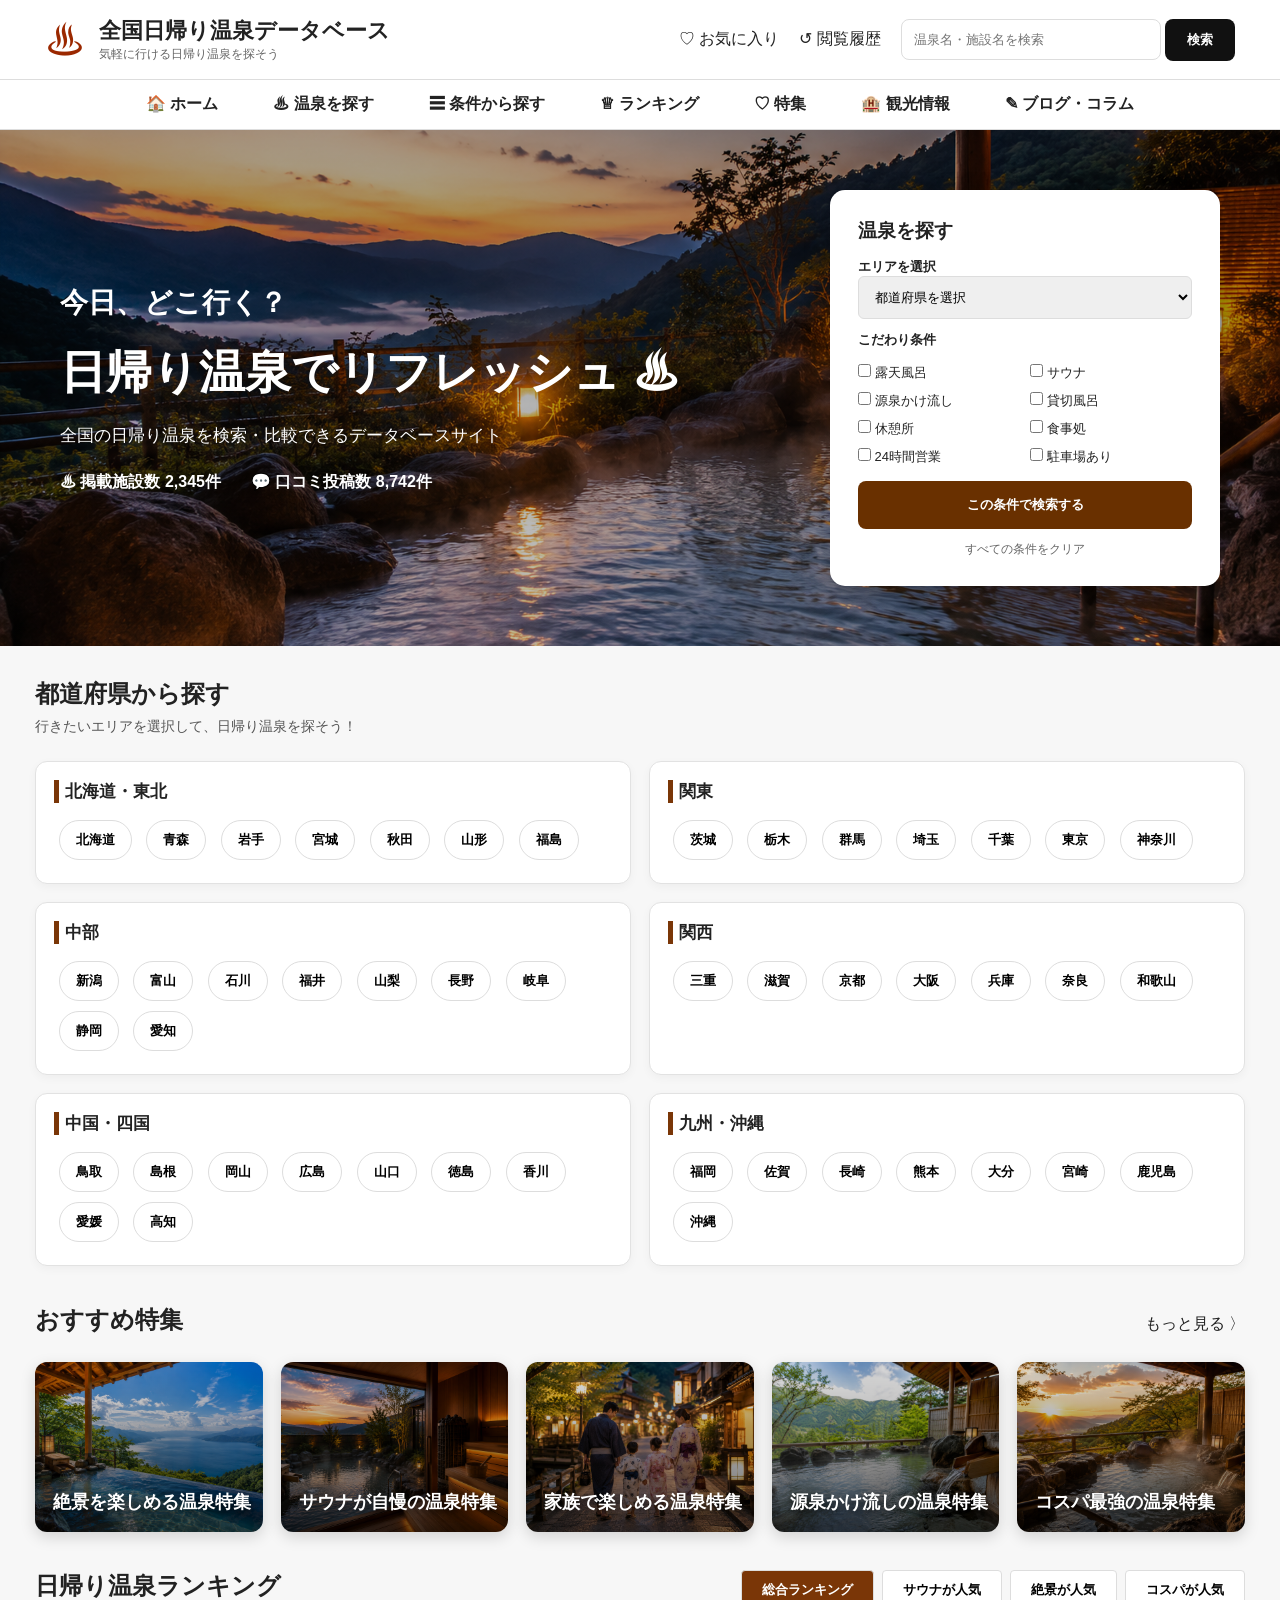
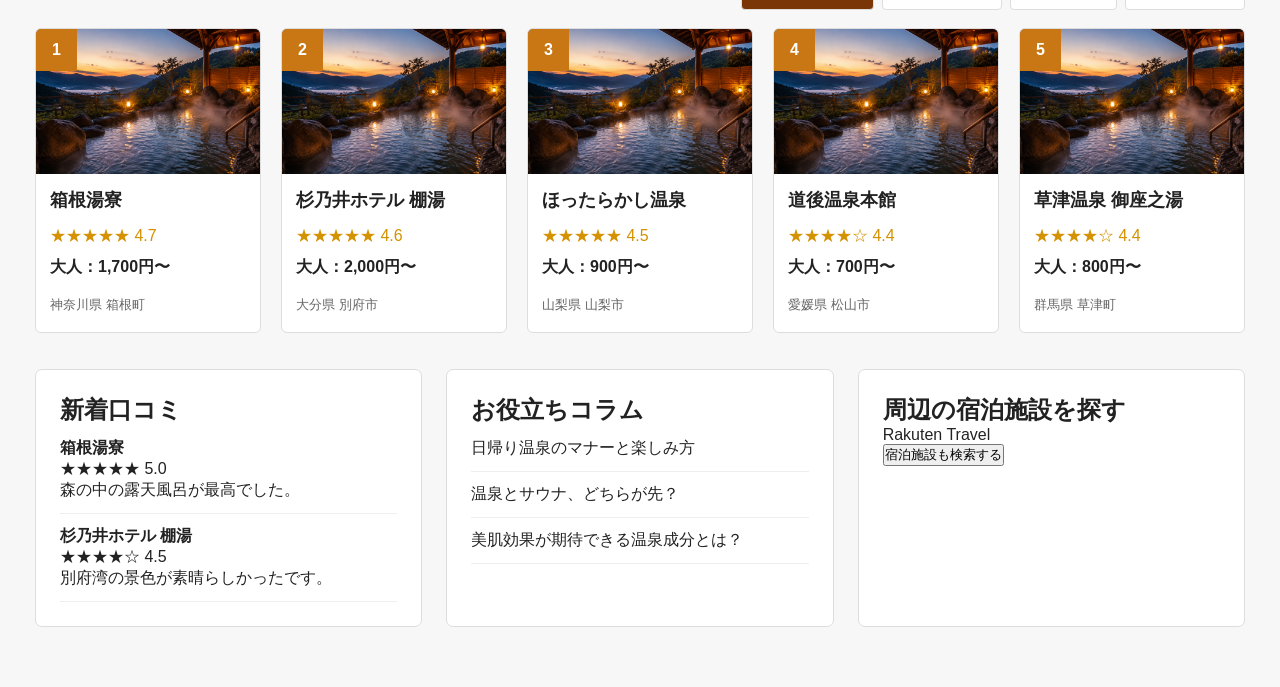
<file: index.html>
<!DOCTYPE html>
<html lang="ja">
<head>
  <meta charset="UTF-8">
  <meta name="viewport" content="width=device-width, initial-scale=1.0">
  <title>全国日帰り温泉データベース</title>
  <link rel="stylesheet" href="style.css">
</head>

<body>

<header class="top-header">
  <div class="logo">
    <span class="logo-mark">♨</span>
    <div>
      <h1>全国日帰り温泉データベース</h1>
      <p>気軽に行ける日帰り温泉を探そう</p>
    </div>
  </div>

  <div class="header-actions">
    <a href="#">♡ お気に入り</a>
    <a href="#">↺ 閲覧履歴</a>

    <div class="search-box">
      <input type="text" placeholder="温泉名・施設名を検索">
      <button>検索</button>
    </div>
  </div>
</header>

<nav class="main-nav">
  <a href="index.html">🏠 ホーム</a>
  <a href="#">♨ 温泉を探す</a>
  <a href="#">☰ 条件から探す</a>
  <a href="#">♕ ランキング</a>
  <a href="#">♡ 特集</a>
  <a href="#">🏨 観光情報</a>
  <a href="#">✎ ブログ・コラム</a>
</nav>

<section class="hero">
  <div class="hero-text">
    <p>今日、どこ行く？</p>
    <h2>日帰り温泉でリフレッシュ ♨</h2>
    <span>全国の日帰り温泉を検索・比較できるデータベースサイト</span>

    <div class="hero-stats">
      <b>♨ 掲載施設数 2,345件</b>
      <b>💬 口コミ投稿数 8,742件</b>
    </div>
  </div>

  <div class="hero-search">
    <h3>温泉を探す</h3>

    <label>エリアを選択</label>
    <select>
      <option>都道府県を選択</option>
      <option>北海道</option>
      <option>青森</option>
      <option>岩手</option>
      <option>宮城</option>
      <option>秋田</option>
      <option>山形</option>
      <option>福島</option>
      <option>茨城</option>
      <option>栃木</option>
      <option>群馬</option>
      <option>埼玉</option>
      <option>千葉</option>
      <option>東京</option>
      <option>神奈川</option>
      <option>新潟</option>
      <option>富山</option>
      <option>石川</option>
      <option>福井</option>
      <option>山梨</option>
      <option>長野</option>
      <option>岐阜</option>
      <option>静岡</option>
      <option>愛知</option>
      <option>三重</option>
      <option>滋賀</option>
      <option>京都</option>
      <option>大阪</option>
      <option>兵庫</option>
      <option>奈良</option>
      <option>和歌山</option>
      <option>鳥取</option>
      <option>島根</option>
      <option>岡山</option>
      <option>広島</option>
      <option>山口</option>
      <option>徳島</option>
      <option>香川</option>
      <option>愛媛</option>
      <option>高知</option>
      <option>福岡</option>
      <option>佐賀</option>
      <option>長崎</option>
      <option>熊本</option>
      <option>大分</option>
      <option>宮崎</option>
      <option>鹿児島</option>
      <option>沖縄</option>
    </select>

    <label>こだわり条件</label>
    <div class="check-list">
      <label><input type="checkbox"> 露天風呂</label>
      <label><input type="checkbox"> サウナ</label>
      <label><input type="checkbox"> 源泉かけ流し</label>
      <label><input type="checkbox"> 貸切風呂</label>
      <label><input type="checkbox"> 休憩所</label>
      <label><input type="checkbox"> 食事処</label>
      <label><input type="checkbox"> 24時間営業</label>
      <label><input type="checkbox"> 駐車場あり</label>
    </div>

    <button class="brown-btn">この条件で検索する</button>
    <a class="clear-link" href="#">すべての条件をクリア</a>
  </div>
</section>

<main>

<section class="pref-section">
  <div class="section-title">
    <h2>都道府県から探す</h2>
    <p>行きたいエリアを選択して、日帰り温泉を探そう！</p>
  </div>

  <div class="pref-wrap no-map">
    <div class="pref-list">

      <div>
        <h4>北海道・東北</h4>
        <button>北海道</button>
        <button>青森</button>
        <button>岩手</button>
        <button>宮城</button>
        <button>秋田</button>
        <button>山形</button>
        <button>福島</button>
      </div>

      <div>
        <h4>関東</h4>
        <button>茨城</button>
        <button>栃木</button>
        <button>群馬</button>
        <button>埼玉</button>
        <button>千葉</button>
        <button>東京</button>
        <button>神奈川</button>
      </div>

      <div>
        <h4>中部</h4>
        <button>新潟</button>
        <button>富山</button>
        <button>石川</button>
        <button>福井</button>
        <button>山梨</button>
        <button>長野</button>
        <button>岐阜</button>
        <button>静岡</button>
        <button>愛知</button>
      </div>

      <div>
        <h4>関西</h4>
        <button>三重</button>
        <button>滋賀</button>
        <button>京都</button>
        <button>大阪</button>
        <button>兵庫</button>
        <button>奈良</button>
        <button>和歌山</button>
      </div>

      <div>
        <h4>中国・四国</h4>
        <button>鳥取</button>
        <button>島根</button>
        <button>岡山</button>
        <button>広島</button>
        <button>山口</button>
        <button>徳島</button>
        <button>香川</button>
        <button>愛媛</button>
        <button>高知</button>
      </div>

      <div>
        <h4>九州・沖縄</h4>
        <button>福岡</button>
        <button>佐賀</button>
        <button>長崎</button>
        <button>熊本</button>
        <button>大分</button>
        <button>宮崎</button>
        <button>鹿児島</button>
        <button>沖縄</button>
      </div>

    </div>
  </div>
</section>

<section class="feature-section">
  <div class="section-head">
    <h2>おすすめ特集</h2>
    <a href="#">もっと見る 〉</a>
  </div>

  <div class="feature-grid">
    <div class="feature-card">
      <span>絶景を楽しめる温泉特集</span>
    </div>

    <div class="feature-card">
      <span>サウナが自慢の温泉特集</span>
    </div>

    <div class="feature-card">
      <span>家族で楽しめる温泉特集</span>
    </div>

    <div class="feature-card">
      <span>源泉かけ流しの温泉特集</span>
    </div>

    <div class="feature-card">
      <span>コスパ最強の温泉特集</span>
    </div>
  </div>
</section>

<section class="ranking-section">
  <div class="section-head">
    <h2>日帰り温泉ランキング</h2>

    <div class="tabs">
      <button>総合ランキング</button>
      <button>サウナが人気</button>
      <button>絶景が人気</button>
      <button>コスパが人気</button>
    </div>
  </div>

  <div class="ranking-grid">

    <div class="rank-card">
      <span>1</span>
      <div></div>
      <h3>箱根湯寮</h3>
      <p>★★★★★ 4.7</p>
      <b>大人：1,700円〜</b>
      <small>神奈川県 箱根町</small>
    </div>

    <div class="rank-card">
      <span>2</span>
      <div></div>
      <h3>杉乃井ホテル 棚湯</h3>
      <p>★★★★★ 4.6</p>
      <b>大人：2,000円〜</b>
      <small>大分県 別府市</small>
    </div>

    <div class="rank-card">
      <span>3</span>
      <div></div>
      <h3>ほったらかし温泉</h3>
      <p>★★★★★ 4.5</p>
      <b>大人：900円〜</b>
      <small>山梨県 山梨市</small>
    </div>

    <div class="rank-card">
      <span>4</span>
      <div></div>
      <h3>道後温泉本館</h3>
      <p>★★★★☆ 4.4</p>
      <b>大人：700円〜</b>
      <small>愛媛県 松山市</small>
    </div>

    <div class="rank-card">
      <span>5</span>
      <div></div>
      <h3>草津温泉 御座之湯</h3>
      <p>★★★★☆ 4.4</p>
      <b>大人：800円〜</b>
      <small>群馬県 草津町</small>
    </div>

  </div>
</section>

<section class="bottom-grid">

  <div class="info-box">
    <h2>新着口コミ</h2>
    <p><b>箱根湯寮</b><br>★★★★★ 5.0<br>森の中の露天風呂が最高でした。</p>
    <p><b>杉乃井ホテル 棚湯</b><br>★★★★☆ 4.5<br>別府湾の景色が素晴らしかったです。</p>
  </div>

  <div class="info-box">
    <h2>お役立ちコラム</h2>
    <p>日帰り温泉のマナーと楽しみ方</p>
    <p>温泉とサウナ、どちらが先？</p>
    <p>美肌効果が期待できる温泉成分とは？</p>
  </div>

  <div class="ad-box">
    <h2>周辺の宿泊施設を探す</h2>
    <p>Rakuten Travel</p>
    <button>宿泊施設も検索する</button>
  </div>

</section>

</main>

<script src="script.js"></script>

</body>
</html>
</file>
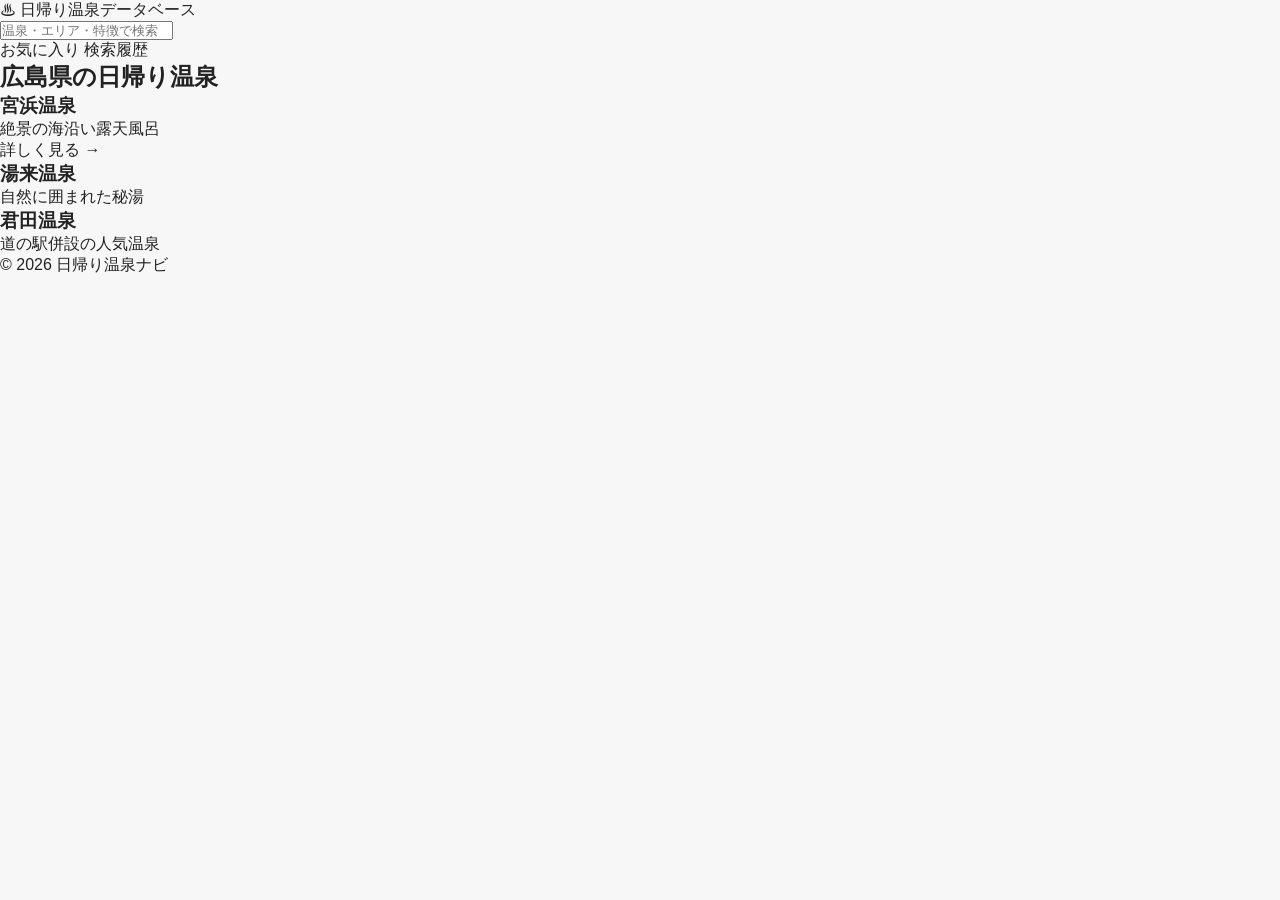
<file: hiroshima.html>
<!DOCTYPE html>
<html lang="ja">
<head>
    <meta charset="UTF-8">
    <title>広島県の日帰り温泉 | 日帰り温泉データベース</title>
    <link rel="stylesheet" href="style.css">
</head>
<body>

<header class="header">

    <div class="logo">♨ 日帰り温泉データベース</div>

    <div class="header-center">
        <input type="text" id="searchInput" placeholder="温泉・エリア・特徴で検索">
    </div>

    <nav class="nav">
        <a href="#" id="favBtn">お気に入り</a>
        <a href="#" id="historyBtn">検索履歴</a>
    </nav>

</header>

<section class="area">
    <h2>広島県の日帰り温泉</h2>

    <div class="cards">

<div class="card">
    <h3>宮浜温泉</h3>
    <p>絶景の海沿い露天風呂</p>

    <a href="miyahama.html">詳しく見る →</a>
</div>

        <div class="card">
            <h3>湯来温泉</h3>
            <p>自然に囲まれた秘湯</p>
        </div>

        <div class="card">
            <h3>君田温泉</h3>
            <p>道の駅併設の人気温泉</p>
        </div>

    </div>
</section>

<footer>
    <p>© 2026 日帰り温泉ナビ</p>
</footer>

</body>
</html>
</file>
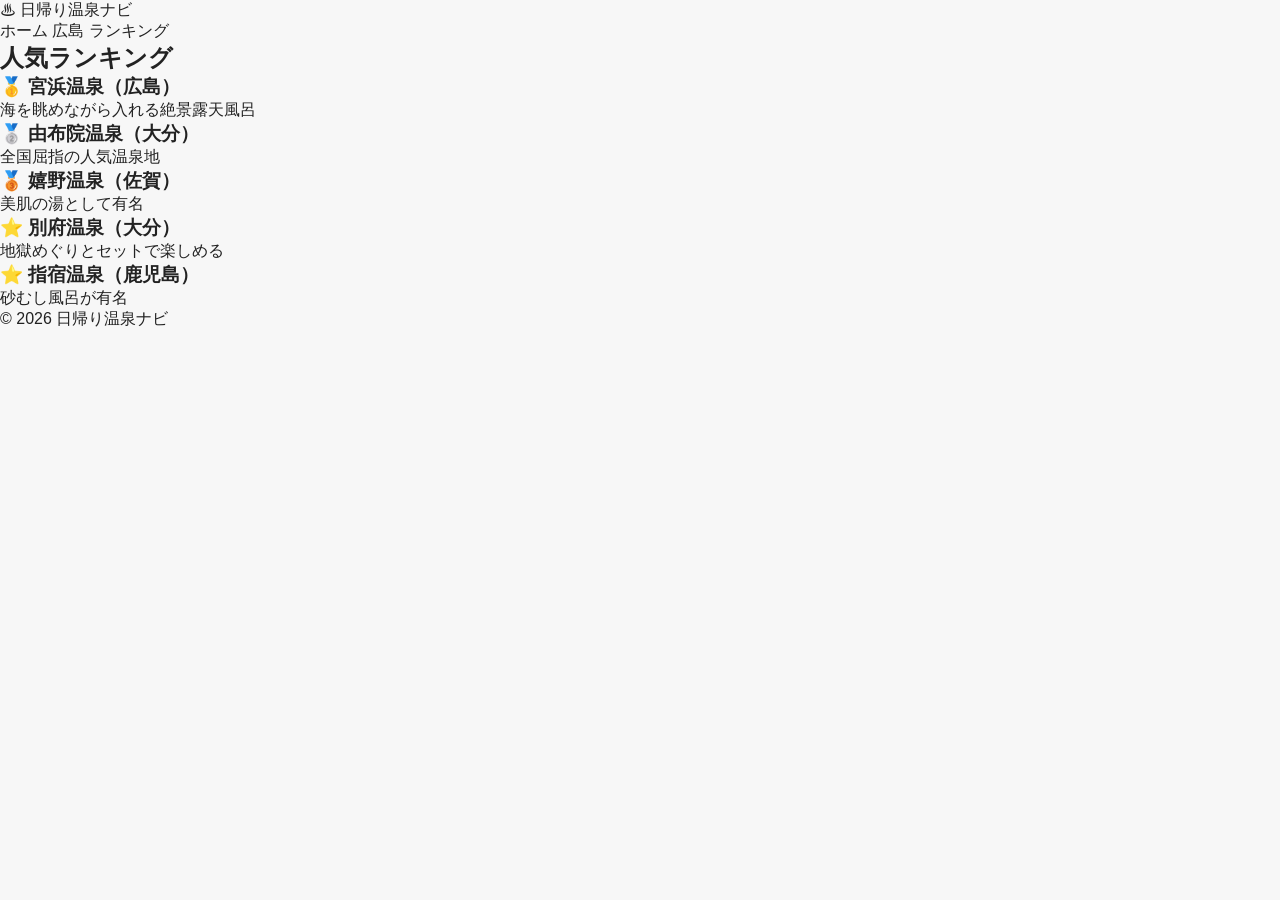
<file: ranking.html>
<!DOCTYPE html>
<html lang="ja">
<head>
    <meta charset="UTF-8">
    <title>ランキング | 日帰り温泉ナビ</title>
    <link rel="stylesheet" href="style.css">
</head>
<body>

<header>
    <div class="logo">♨ 日帰り温泉ナビ</div>
    <nav>
        <a href="index.html">ホーム</a>
        <a href="hiroshima.html">広島</a>
        <a href="ranking.html">ランキング</a>
    </nav>
</header>

<section class="area">

    <h2>人気ランキング</h2>

    <div class="cards">

        <div class="card">
            <h3>🥇 宮浜温泉（広島）</h3>
            <p>海を眺めながら入れる絶景露天風呂</p>
        </div>

        <div class="card">
            <h3>🥈 由布院温泉（大分）</h3>
            <p>全国屈指の人気温泉地</p>
        </div>

        <div class="card">
            <h3>🥉 嬉野温泉（佐賀）</h3>
            <p>美肌の湯として有名</p>
        </div>

        <div class="card">
            <h3>⭐ 別府温泉（大分）</h3>
            <p>地獄めぐりとセットで楽しめる</p>
        </div>

        <div class="card">
            <h3>⭐ 指宿温泉（鹿児島）</h3>
            <p>砂むし風呂が有名</p>
        </div>

    </div>

</section>

<footer>
    <p>© 2026 日帰り温泉ナビ</p>
</footer>

</body>
</html>
</file>
<file: style.css>
* {
  margin: 0;
  padding: 0;
  box-sizing: border-box;
}

body {
  font-family: "Yu Gothic", sans-serif;
  background: #f7f7f7;
  color: #222;
}

a {
  text-decoration: none;
  color: inherit;
}

.top-header {
  height: 80px;
  background: white;
  padding: 0 45px;
  display: flex;
  justify-content: space-between;
  align-items: center;
  border-bottom: 1px solid #ddd;
}

.logo {
  display: flex;
  align-items: center;
  gap: 14px;
}

.logo-mark {
  font-size: 40px;
  color: #9b2800;
}

.logo h1 {
  font-size: 22px;
}

.logo p {
  font-size: 12px;
  color: #666;
}

.header-actions {
  display: flex;
  align-items: center;
  gap: 20px;
}

.search-box input {
  width: 260px;
  padding: 12px;
  border: 1px solid #ddd;
  border-radius: 8px;
}

.search-box button {
  padding: 12px 22px;
  border: none;
  background: #111;
  color: white;
  border-radius: 8px;
  font-weight: bold;
}

.main-nav {
  height: 50px;
  background: white;
  display: flex;
  justify-content: center;
  align-items: center;
  gap: 55px;
  border-bottom: 1px solid #ddd;
  font-weight: bold;
}

.hero {
  min-height: 430px;
  background: linear-gradient(rgba(0,0,0,0.35), rgba(0,0,0,0.25)), url("image/hero.png");
  background-size: cover;
  background-position: center;
  padding: 60px;
  display: flex;
  justify-content: space-between;
  align-items: center;
}

.hero-text {
  color: white;
}

.hero-text p {
  font-size: 28px;
  font-weight: bold;
}

.hero-text h2 {
  font-size: 46px;
  margin: 20px 0;
}

.hero-text span {
  font-size: 17px;
}

.hero-stats {
  display: flex;
  gap: 30px;
  margin-top: 25px;
}

.hero-search {
  width: 390px;
  background: white;
  padding: 28px;
  border-radius: 15px;
  box-shadow: 0 8px 25px rgba(0,0,0,0.3);
}

.hero-search h3 {
  margin-bottom: 14px;
}

.hero-search label {
  display: block;
  margin-top: 12px;
  font-weight: bold;
  font-size: 13px;
}

.hero-search select {
  width: 100%;
  padding: 12px;
  border: 1px solid #ddd;
  border-radius: 6px;
}

.check-list {
  margin: 15px 0;
  display: grid;
  grid-template-columns: repeat(2, 1fr);
  gap: 10px;
}

.check-list label {
  font-weight: normal;
  margin: 0;
}

.brown-btn {
  width: 100%;
  padding: 15px;
  background: #693000;
  color: white;
  border: none;
  border-radius: 8px;
  font-weight: bold;
}

.clear-link {
  display: block;
  text-align: center;
  margin-top: 12px;
  font-size: 12px;
  color: #666;
}

main {
  max-width: 1380px;
  margin: 0 auto;
  padding: 32px 35px 60px;
}

.pref-section,
.feature-section,
.ranking-section {
  margin-bottom: 35px;
}

.section-title h2,
.section-head h2 {
  font-size: 24px;
  margin-bottom: 8px;
}

.section-title p {
  font-size: 14px;
  color: #555;
}

.pref-wrap {
  margin-top: 25px;
}

.pref-list {
  display: grid;
  grid-template-columns: repeat(2, 1fr);
  gap: 18px;
}

.pref-list h4 {
  font-size: 17px;
  margin-bottom: 12px;
  padding-left: 6px;
  border-left: 5px solid #7a3607;
}

.pref-list > div {
  background: white;
  border: 1px solid #e2e2e2;
  border-radius: 12px;
  padding: 18px;
  min-height: 120px;
  box-shadow: 0 3px 10px rgba(0,0,0,0.04);
}

.pref-list button {
  background: white;
  border: 1px solid #ddd;
  padding: 10px 16px;
  margin: 5px;
  border-radius: 999px;
  cursor: pointer;
  font-weight: bold;
}

.pref-list button:hover {
  background: #f3eadf;
  border-color: #7a3607;
  color: #7a3607;
}

.section-head {
  display: flex;
  justify-content: space-between;
  align-items: center;
  margin: 38px 0 18px;
}

.feature-grid {
  display: grid;
  grid-template-columns: repeat(5, 1fr);
  gap: 18px;
}

.feature-card {
  height: 170px;
  border-radius: 12px;
  overflow: hidden;
  position: relative;
  background-size: cover;
  background-position: center;
  box-shadow: 0 5px 15px rgba(0,0,0,0.15);
  transition: 0.3s;
}

.feature-card:hover {
  transform: translateY(-5px);
}

.feature-card:nth-child(1) {
  background-image: linear-gradient(rgba(0,0,0,0.1), rgba(0,0,0,0.6)), url("image/zekkei.png");
}

.feature-card:nth-child(2) {
  background-image: linear-gradient(rgba(0,0,0,0.1), rgba(0,0,0,0.6)), url("image/sauna.png");
}

.feature-card:nth-child(3) {
  background-image: linear-gradient(rgba(0,0,0,0.1), rgba(0,0,0,0.6)), url("image/family.png");
}

.feature-card:nth-child(4) {
  background-image: linear-gradient(rgba(0,0,0,0.1), rgba(0,0,0,0.6)), url("image/gensen.png");
}

.feature-card:nth-child(5) {
  background-image: linear-gradient(rgba(0,0,0,0.1), rgba(0,0,0,0.6)), url("image/cost.png");
}

.feature-card span {
  position: absolute;
  left: 18px;
  bottom: 18px;
  color: white;
  font-size: 18px;
  font-weight: bold;
  text-shadow: 0 3px 8px rgba(0,0,0,0.8);
}

.tabs {
  display: flex;
  gap: 8px;
}

.tabs button {
  padding: 10px 20px;
  background: white;
  border: 1px solid #ddd;
  border-radius: 4px;
  font-weight: bold;
}

.tabs button:first-child {
  background: #7a3607;
  color: white;
}

.ranking-grid {
  display: grid;
  grid-template-columns: repeat(5, 1fr);
  gap: 20px;
}

.rank-card {
  background: white;
  border: 1px solid #ddd;
  border-radius: 6px;
  overflow: hidden;
  position: relative;
}

.rank-card span {
  position: absolute;
  top: 0;
  left: 0;
  background: #c97715;
  color: white;
  padding: 12px 16px;
  font-weight: bold;
  z-index: 2;
}

.rank-card > div {
  height: 145px;
  background: url("image/hero.png");
  background-size: cover;
  background-position: center;
}

.rank-card h3 {
  font-size: 18px;
  padding: 14px;
}

.rank-card p {
  padding: 0 14px 10px;
  color: #d49100;
}

.rank-card b {
  display: block;
  padding: 0 14px 18px;
}

.bottom-grid {
  display: grid;
  grid-template-columns: 1fr 1fr 1fr;
  gap: 24px;
  margin-top: 36px;
}

.info-box,
.ad-box {
  background: white;
  border: 1px solid #ddd;
  border-radius: 7px;
  padding: 24px;
}

.info-box p {
  padding: 12px 0;
  border-bottom: 1px solid #eee;
}

@media (max-width: 900px) {
  .top-header,
  .header-actions,
  .main-nav,
  .hero {
    height: auto;
    flex-direction: column;
    gap: 15px;
    padding: 18px;
  }

  .hero-search {
    width: 100%;
  }

  .hero-text h2 {
    font-size: 32px;
  }

  .pref-list,
  .feature-grid,
  .ranking-grid,
  .bottom-grid {
    grid-template-columns: 1fr;
  }
}
.rank-card small {
  display: block;
  padding: 0 14px 18px;
  color: #666;
  font-size: 13px;
}
</file>
